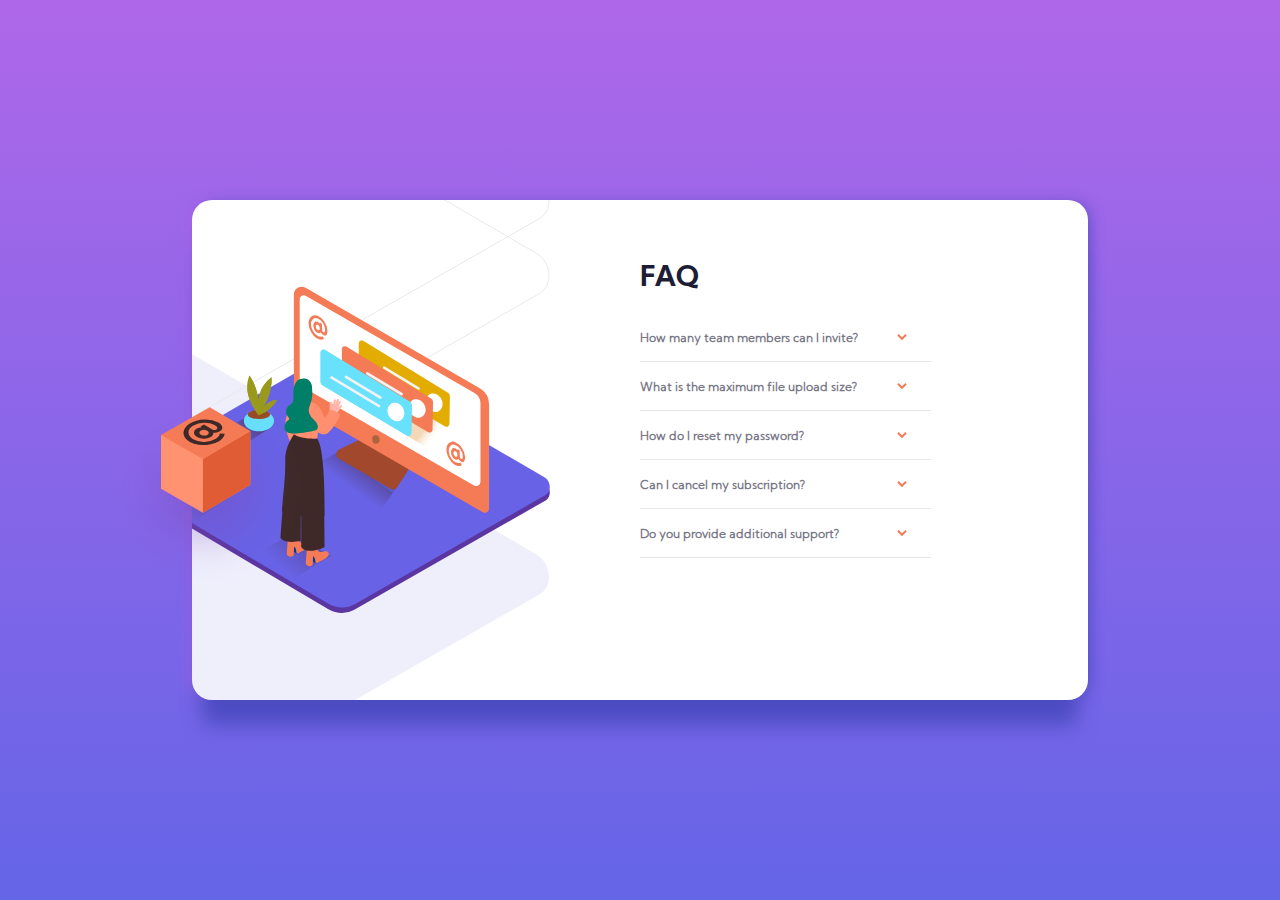
<file: FAQ-card/index.html>
<!DOCTYPE html>
<html lang="en">
    <head>
        <meta charset="UTF-8">
        <meta name="viewport" content="width=device-width,initial-scale=1.0">
        <link href="css/style.css" rel="stylesheet">
        <script defer src="javascript/script.js"></script>
        <title> FAQ accordion card </title>
    </head>
    <body>
        <div class="container">
            <div class="img">
                <div class="woman-img">
                    <div class="box-img"></div>
                </div>
            </div>
            <div class="content">
                <h1> FAQ </h1>
                <div class="questions">
                    <h5 class="active" data-question> How many team members can I invite? </h5>
                    <span class="arrow" data-arrow></span>
                    <p class="text" data-content> You can invite up to 2 additional users on the Free plan.
                        There is no limit on team members for the Premium plan.</p>
                </div>
                <div class="questions">
                    <h5 class="active" data-question> What is the maximum file upload size? </h5>
                    <span class="arrow" data-arrow></span>
                    <p class="text" data-content> No more than 2GB. All files in your account must
                         fit your allotted storage space.</p>
                </div>
                <div class="questions">
                    <h5 class="active" data-question> How do I reset my password? </h5>
                    <span class="arrow" data-arrow></span>
                    <p class="text" data-content> Click “Forgot password” from the login page or “Change password” 
                        from your profile page. A reset link will be emailed to you.</p>
                </div>
                <div class="questions">
                    <h5 class="active" data-question> Can I cancel my subscription? </h5>
                    <span class="arrow" data-arrow></span>
                    <p class="text" data-content> Yes! Send us a message and we’ll process your request 
                        no questions asked.</p>
                </div>
                <div class="questions">
                    <h5 class="active" data-question> Do you provide additional support? </h5>
                    <span class="arrow" data-arrow></span>
                    <p class="text" data-content> Chat and email support is available 24/7. Phone lines are 
                        open during normal business hours.</p>
                </div>
            </div>
        </div>
    </body>
</html>
</file>
<file: FAQ-card/css/style.css>
* {
    margin: 0;
    border: 0;
    padding: 0;
    outline: 0;
    box-sizing: border-box;
}

@font-face {
    font-family: KumbhSans-Bold;
    src: url(fonts/KumbhSans-Bold.ttf);
}

@font-face {
    font-family: KumbhSans-Light;
    src: url(fonts/KumbhSans-Light.ttf);
}

@font-face {
    font-family: KumbhSans-Regular;
    src: url(fonts/KumbhSans-Regular.ttf);
}

body {
    background-image: linear-gradient( hsl(273, 75%, 66%), hsl(240, 73%, 65%));
    min-height: 100vh;
    overflow: hidden;
    display: flex;
    justify-content: center;
    align-items: center;
}

.container {
    width: 70%;
    height: 500px;
    background-color: white;
    display: flex;
    justify-content: space-between;
    border-radius: 20px;
    position: relative;
    box-shadow: 0 35px 20px -10px hsl(240, 49%, 53%),
                5px 0 15px -5px hsl(240, 49%, 53%),
                -5px 0 15px -5px hsl(273, 75%, 66%);
}

div.img {
    width: 40%;
    background: url(img/bg-pattern-desktop.svg) right 67% no-repeat;
}

div.woman-img {
    width: 100%;
    height: 100%;
    background: url(img/illustration-woman-online-desktop.svg) right center no-repeat;
    background-size: 120%;
}

div.box-img {
    width: 35%;
    height: 100%;
    position: absolute;
    background: url(img/illustration-box-desktop.svg) -4% 65% no-repeat;
    left: -8.6%;
}

div.content {
    width: 50%;
    height: inherit;
    margin-top: 65px;
}

div.content h1 {
    font-family: KumbhSans-Bold;
    font-size: 28px;
    color: hsl(238, 29%, 16%);
    padding-bottom: 20px;
}

div.questions {
    width: 65%;
    border-bottom: 1px solid hsl(240, 5%, 91%);
    padding: 15px 0px;
}

.text {
    width: 90%;
    display: block;
    font-size: 11px;
    font-family: KumbhSans-Regular;
    text-align: justify;
    color: hsl(240, 6%, 50%);
    padding: 10px 0px;
    line-height: 20px;
}

span.arrow {
    height: 10px;
    width: 10px;
    background: url(img/icon-arrow-down.svg) center center no-repeat;
    display: inline-block;
    margin-left: 20px;
    cursor: pointer;
}

.active {
    font-family: KumbhSans-Light;
    font-size: 12px;
    color: hsl(240, 6%, 50%);
    display: inline-block;
    width: 80%;
}

.active:hover {
    cursor: pointer;
    color: hsl(14, 88%, 65%);
}


.changeStyle {
    font-family: KumbhSans-Bold;
    color: hsl(238, 29%, 16%);
    cursor: pointer;
    font-size: 12px;
    display: inline-block;
    width: 80%;
}

@media only screen and (max-width:375px) {
    div.container {
        flex-direction: column;
        margin: 30% auto;
    }

    div.img {
        width: 100%;
        height: 100px;
        background: url(img/bg-pattern-desktop.svg) center 110% no-repeat;
        background-size: 75%;
    }

    div.woman-img {
        width: 100%;
        height: 150px;
        background: url(img/illustration-woman-online-desktop.svg) center 100% no-repeat;
        background-size: 75%;
        position: absolute;
        top: -18%;
    }
    div.box-img {
        width: 100%;
        height: 100px;
        background: url(img/illustration-box-desktop.svg) 25% 120% no-repeat;
        background-size: 30%;
        position: absolute;
        top: 17%;
    }

    div.content {
        width: 90%;
        height: 350px;
        margin: auto;
    }

    div.questions {
        width: 100%;
        padding: 15px 0px 15px 15px;
    }

    .active {
        width: 90%;
        font-size: 10px;
    }

    div.content h1 {
        text-align: center;
    }

    span.arrow {
        width: 6px;
        height: 6px;
        margin-right: 5px;
        margin-left: 0;
    }

    .text {
        font-size: 9px;
        width: 80%;
        display: block;
        height: fit-content;
        line-height: 10px;
    }

    .changeStyle {
        width: 90%;
        font-size: 10px;
    }
}
</file>
